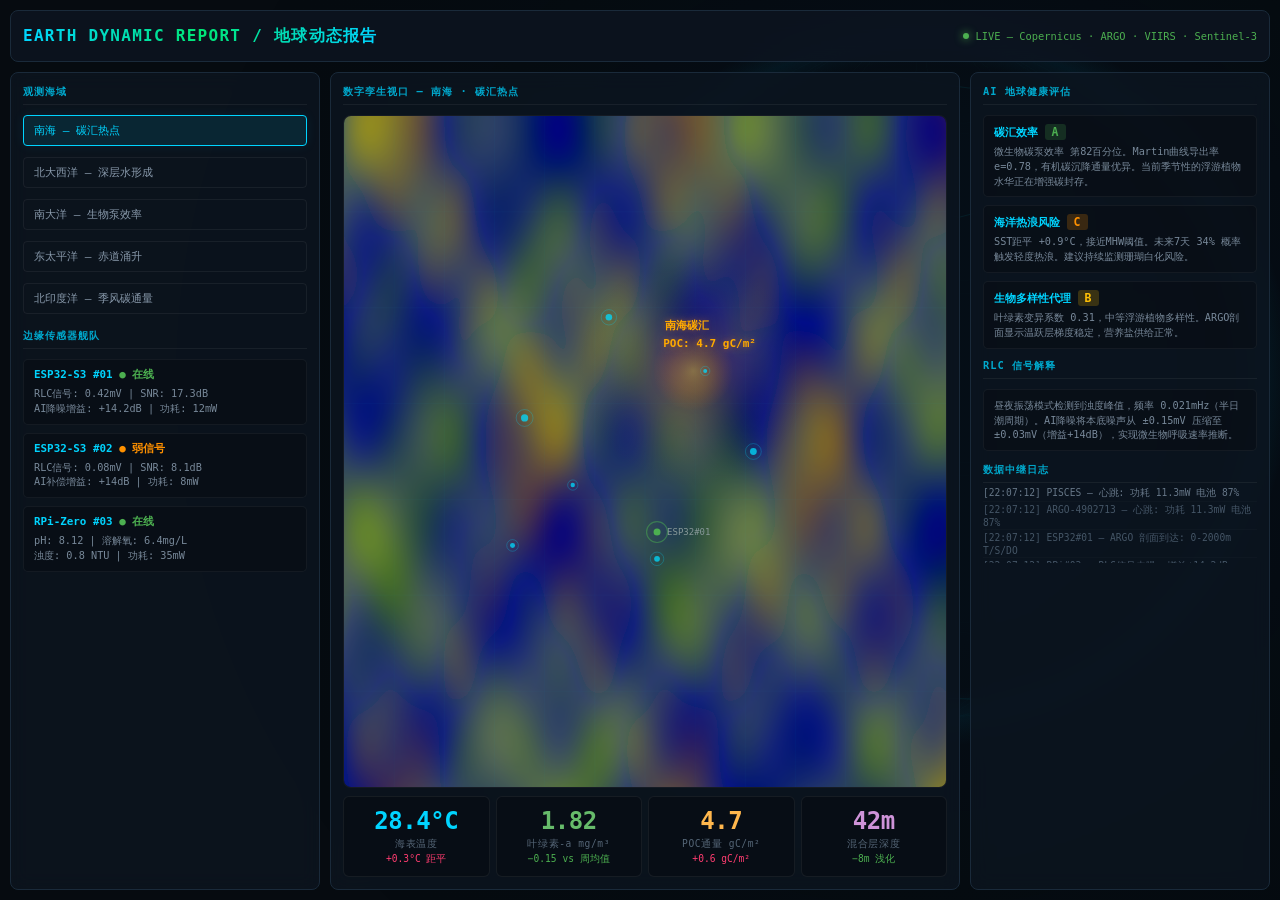
<file: index.html>
<!DOCTYPE html>
<html lang="zh-CN">
<head>
<meta charset="UTF-8">
<meta name="viewport" content="width=device-width, initial-scale=1.0">
<title>地球动态报告 — Earth Dynamic Report</title>
<style>
  :root {
    --bg: #060b10;
    --surface: #0d1520;
    --border: #1a2a3a;
    --accent: #00d4ff;
    --accent2: #00a8cc;
    --warn: #ff9100;
    --danger: #ff3d71;
    --text: #8899aa;
    --text-bright: #ccdde8;
  }
  * { margin:0; padding:0; box-sizing:border-box; }
  body {
    background: var(--bg);
    color: var(--text);
    font-family: 'SF Mono', 'Fira Code', 'Cascadia Code', 'Noto Sans SC', monospace;
    overflow: hidden;
    height: 100vh;
  }

  /* ---- Full-viewport Globe Background ---- */
  #globe-bg {
    position: fixed; top:0; left:0; z-index:0;
    width: 100vw; height: 100vh;
  }

  /* ---- Overlay Layout ---- */
  #app {
    position: relative; z-index: 1;
    display: grid;
    grid-template-columns: 310px 1fr 300px;
    grid-template-rows: 52px 1fr auto;
    gap: 10px;
    padding: 10px;
    height: 100vh;
    pointer-events: none;
  }
  #app > * { pointer-events: auto; }

  header {
    grid-column: 1/-1;
    display: flex; align-items: center; justify-content: space-between;
    padding: 0 12px;
    background: rgba(13,21,32,0.85);
    border: 1px solid var(--border);
    border-radius: 8px;
    backdrop-filter: blur(12px);
  }
  header h1 {
    font-size: 1rem; font-weight: 700; letter-spacing: 0.08em;
    background: linear-gradient(90deg, #00d4ff, #00e676, #00d4ff);
    -webkit-background-clip: text;
    -webkit-text-fill-color: transparent;
    background-clip: text;
  }
  header .live-badge {
    font-size: 0.65rem; color: #4caf50;
    display: flex; align-items: center; gap: 6px;
  }
  header .live-badge .dot {
    width: 6px; height: 6px; border-radius: 50%;
    background: #4caf50; box-shadow: 0 0 8px #4caf50;
    animation: pulse 1.8s infinite;
  }
  @keyframes pulse { 0%,100%{opacity:1;transform:scale(1)} 50%{opacity:0.4;transform:scale(1.6)} }

  .panel {
    background: rgba(13,21,32,0.82);
    border: 1px solid var(--border);
    border-radius: 8px;
    padding: 12px;
    backdrop-filter: blur(10px);
    overflow-y: auto;
    display: flex; flex-direction: column; gap: 8px;
  }
  .panel h3 {
    font-size: 0.65rem; letter-spacing: 0.1em;
    color: var(--accent2); margin-bottom: 2px;
    border-bottom: 1px solid rgba(255,255,255,0.06); padding-bottom: 5px;
    text-transform: uppercase;
  }

  #left-panel  { grid-row: 2/4; }
  #center-panel { grid-row: 2/4; min-height: 0; }
  #right-panel { grid-row: 2/4; }

  .region-btn {
    display: block; width: 100%; padding: 7px 10px; margin-bottom: 3px;
    background: transparent; border: 1px solid rgba(255,255,255,0.06); border-radius: 4px;
    color: var(--text); font-family: inherit; font-size: 0.7rem; cursor: pointer;
    transition: all 0.2s; text-align: left;
  }
  .region-btn:hover { border-color: rgba(0,212,255,0.4); color: var(--text-bright); background: rgba(0,212,255,0.04); }
  .region-btn.active { border-color: var(--accent); background: rgba(0,212,255,0.1); color: var(--accent); box-shadow: 0 0 12px rgba(0,212,255,0.08); }

  #map-container {
    flex: 1;
    border: 1px solid rgba(255,255,255,0.06);
    border-radius: 8px;
    position: relative; overflow: hidden;
    min-height: 280px;
    background: #060d16;
  }
  #map-canvas { width: 100%; height: 100%; display: block; }

  #metrics-row { display: grid; grid-template-columns: repeat(4,1fr); gap: 6px; }
  .metric-card {
    background: rgba(0,0,0,0.25); border: 1px solid rgba(255,255,255,0.06);
    border-radius: 6px; padding: 10px 8px; text-align: center;
    transition: border-color 0.3s;
  }
  .metric-card:hover { border-color: rgba(0,212,255,0.3); }
  .metric-card .value {
    font-size: 1.5rem; font-weight: 700; letter-spacing: -0.02em;
    transition: color 0.5s;
  }
  .metric-card .label { font-size: 0.6rem; color: #556677; margin-top: 3px; letter-spacing: 0.06em; }
  .metric-card .delta { font-size: 0.6rem; margin-top: 2px; }
  .delta.up { color: var(--danger); }
  .delta.down { color: #4caf50; }

  .report-card {
    background: rgba(0,0,0,0.2); border: 1px solid rgba(255,255,255,0.05);
    border-radius: 5px; padding: 8px 10px;
  }
  .report-card h4 { font-size: 0.68rem; color: var(--accent); margin-bottom: 4px; }
  .report-card p { font-size: 0.64rem; line-height: 1.45; color: #778899; }
  .grade { display: inline-block; padding: 1px 7px; border-radius: 3px; font-weight: 700; font-size: 0.72rem; }
  .grade.A { background: rgba(76,175,80,0.2); color: #4caf50; }
  .grade.B { background: rgba(255,193,7,0.2); color: #ffc107; }
  .grade.C { background: rgba(255,145,0,0.2); color: var(--warn); }

  #relay-log {
    font-size: 0.6rem; color: #445566; max-height: 100px; overflow-y: auto;
    margin-top: 4px;
  }
  #relay-log .line {
    padding: 1.5px 0; border-bottom: 1px solid rgba(255,255,255,0.015);
    transition: color 0.3s;
  }
  #relay-log .line:first-child { color: #667788; }

  /* scrollbar */
  ::-webkit-scrollbar { width: 4px; }
  ::-webkit-scrollbar-track { background: transparent; }
  ::-webkit-scrollbar-thumb { background: rgba(255,255,255,0.08); border-radius: 2px; }

  @media (max-width: 1100px) {
    #app { grid-template-columns: 1fr; grid-template-rows: auto; }
    #left-panel,#center-panel,#right-panel { grid-row: auto; }
    #metrics-row { grid-template-columns: repeat(2,1fr); }
  }
</style>
</head>
<body>

<canvas id="globe-bg"></canvas>

<div id="app">
  <header>
    <h1>EARTH DYNAMIC REPORT / 地球动态报告</h1>
    <span class="live-badge"><span class="dot"></span> LIVE — Copernicus · ARGO · VIIRS · Sentinel-3</span>
  </header>

  <div class="panel" id="left-panel">
    <h3>观测海域</h3>
    <button class="region-btn active" data-region="scs">南海 — 碳汇热点</button>
    <button class="region-btn" data-region="na">北大西洋 — 深层水形成</button>
    <button class="region-btn" data-region="so">南大洋 — 生物泵效率</button>
    <button class="region-btn" data-region="ep">东太平洋 — 赤道涌升</button>
    <button class="region-btn" data-region="io">北印度洋 — 季风碳通量</button>

    <h3 style="margin-top:4px;">边缘传感器舰队</h3>
    <div class="report-card">
      <h4>ESP32-S3 #01 <span style="color:#4caf50">● 在线</span></h4>
      <p>RLC信号: 0.42mV | SNR: <span id="snr1">17.3</span>dB<br>AI降噪增益: +14.2dB | 功耗: 12mW</p>
    </div>
    <div class="report-card">
      <h4>ESP32-S3 #02 <span style="color:#ff9100">● 弱信号</span></h4>
      <p>RLC信号: 0.08mV | SNR: <span id="snr2">8.1</span>dB<br>AI补偿增益: +14dB | 功耗: 8mW</p>
    </div>
    <div class="report-card">
      <h4>RPi-Zero #03 <span style="color:#4caf50">● 在线</span></h4>
      <p>pH: 8.12 | 溶解氧: <span id="do3">6.4</span>mg/L<br>浊度: 0.8 NTU | 功耗: 35mW</p>
    </div>
  </div>

  <div class="panel" id="center-panel">
    <h3 id="viewport-title">数字孪生视口 — 南海 · 碳汇热点</h3>
    <div id="map-container">
      <canvas id="map-canvas"></canvas>
    </div>

    <div id="metrics-row">
      <div class="metric-card">
        <div class="value" style="color:var(--accent)" id="metric-sst">28.4°C</div>
        <div class="label">海表温度</div>
        <div class="delta up">+0.3°C 距平</div>
      </div>
      <div class="metric-card">
        <div class="value" style="color:#66bb6a" id="metric-chl">1.82</div>
        <div class="label">叶绿素-a mg/m³</div>
        <div class="delta down">−0.15 vs 周均值</div>
      </div>
      <div class="metric-card">
        <div class="value" style="color:#ffb74d" id="metric-poc">4.7</div>
        <div class="label">POC通量 gC/m²</div>
        <div class="delta up">+0.6 gC/m²</div>
      </div>
      <div class="metric-card">
        <div class="value" style="color:#ce93d8" id="metric-mld">42m</div>
        <div class="label">混合层深度</div>
        <div class="delta down">−8m 浅化</div>
      </div>
    </div>
  </div>

  <div class="panel" id="right-panel">
    <h3>AI 地球健康评估</h3>
    <div class="report-card">
      <h4>碳汇效率 <span class="grade A">A</span></h4>
      <p id="report-carbon">微生物碳泵效率 第82百分位。Martin曲线导出率 e=0.78，有机碳沉降通量优异。当前季节性的浮游植物水华正在增强碳封存。</p>
    </div>
    <div class="report-card">
      <h4>海洋热浪风险 <span class="grade C">C</span></h4>
      <p id="report-heat">SST距平 +0.9°C，接近MHW阈值。未来7天 34% 概率触发轻度热浪。建议持续监测珊瑚白化风险。</p>
    </div>
    <div class="report-card">
      <h4>生物多样性代理 <span class="grade B">B</span></h4>
      <p id="report-bio">叶绿素变异系数 0.31，中等浮游植物多样性。ARGO剖面显示温跃层梯度稳定，营养盐供给正常。</p>
    </div>

    <h3 style="margin-top:2px;">RLC 信号解释</h3>
    <div class="report-card">
      <p id="report-rlc">昼夜振荡模式检测到浊度峰值，频率 0.021mHz（半日潮周期）。AI降噪将本底噪声从 ±0.15mV 压缩至 ±0.03mV（增益+14dB），实现微生物呼吸速率推断。</p>
    </div>

    <div id="relay-log">
      <h3>数据中继日志</h3>
      <div id="relay-lines"></div>
    </div>
  </div>
</div>

<script>
// ============================================================
//  GLOBE BACKGROUND — 3D wireframe earth with atmosphere
// ============================================================
const bgC = document.getElementById('globe-bg');
const bgX = bgC.getContext('2d');
let W, H;

function resize() { W = bgC.width = window.innerWidth; H = bgC.height = window.innerHeight; }
resize();
window.addEventListener('resize', () => { resize(); });

// Pre-compute continent outline data (simplified lat/lon coords)
// Each entry: [lon, lat] scaled to globe projection
const continents = [];
(function buildContinents() {
  // Simplified coastline paths — coarse approximation for wireframe look
  const paths = [
    // North America rough outline
    [[-130,55],[-125,48],[-122,42],[-118,34],[-105,30],[-97,28],[-90,30],[-82,35],[-75,40],[-67,44],[-60,47],[-55,50],[-60,55],[-70,60],[-80,62],[-90,60],[-105,58],[-120,58],[-130,55]],
    // South America
    [[-80,10],[-75,5],[-70,0],[-65,-5],[-60,-10],[-55,-20],[-50,-25],[-45,-20],[-40,-10],[-35,-5],[-40,0],[-50,5],[-60,8],[-70,10],[-80,10]],
    // Europe
    [[-10,36],[0,38],[5,44],[8,48],[12,46],[18,42],[22,40],[20,38],[15,36],[5,36],[-5,36],[-10,36]],
    // Africa
    [[-15,15],[-5,5],[5,0],[15,0],[25,0],[35,5],[40,10],[35,20],[30,30],[20,35],[10,37],[0,35],[-10,30],[-15,25],[-17,20],[-15,15]],
    // Asia
    [[40,35],[50,35],[60,35],[70,30],[80,25],[90,20],[100,15],[110,20],[120,25],[130,35],[140,40],[145,45],[140,50],[125,55],[110,55],[100,55],[90,55],[80,55],[70,55],[60,50],[50,42],[40,38],[40,35]],
    // Australia
    [[115,-20],[120,-15],[130,-12],[140,-15],[145,-20],[150,-25],[145,-35],[140,-38],[135,-35],[125,-30],[118,-25],[115,-20]],
    // East Asia / China coast detail
    [[105,20],[110,20],[115,22],[118,25],[120,28],[122,30],[122,32],[120,36],[118,38],[115,40],[110,38],[108,35],[107,30],[105,25],[105,20]],
    // Japan
    [[130,31],[132,34],[135,36],[138,37],[140,38],[142,41],[144,43],[145,42],[143,38],[140,35],[138,33],[135,31],[132,30],[130,31]],
    // SE Asia / Indonesia
    [[95,5],[100,3],[105,0],[110,-2],[115,-5],[120,-7],[125,-8],[130,-5],[127,0],[120,2],[110,3],[100,5],[95,5]],
    // India
    [[72,15],[75,20],[78,25],[80,28],[85,28],[88,25],[90,22],[88,15],[85,10],[80,8],[77,10],[74,12],[72,15]],
    // Antarctica hint
    [[-180,-68],[-120,-70],[-60,-68],[0,-70],[60,-68],[120,-70],[180,-68]],
  ];
  for (const path of paths) {
    const projected = path.map(([lon, lat]) => {
      const phi = (90 - lat) * Math.PI / 180;
      const theta = (lon + 180) * Math.PI / 180;
      return { phi, theta };
    });
    continents.push(projected);
  }
})();

// Ocean current flow field (simplified vector field)
const currents = [];
for (let i = 0; i < 60; i++) {
  currents.push({
    lat: Math.random() * 160 - 80,
    lon: Math.random() * 340 - 170,
    phase: Math.random() * Math.PI * 2,
    speed: Math.random() * 0.6 + 0.2,
  });
}

let globeRot = 0;

function project(lon, lat, cx, cy, r) {
  const phi = (90 - lat) * Math.PI / 180;
  const theta = (lon + globeRot) * Math.PI / 180;
  const x = cx + r * Math.sin(phi) * Math.cos(theta);
  const y = cy - r * Math.cos(phi);
  const z = r * Math.sin(phi) * Math.sin(theta);
  return { x, y, z };
}

function drawGlobe() {
  bgX.clearRect(0, 0, W, H);

  const cx = W * 0.72, cy = H * 0.42;
  const r = Math.min(W, H) * 0.38;

  // Deep space glow
  const spaceGrad = bgX.createRadialGradient(cx, cy, r*0.7, cx, cy, r*2.2);
  spaceGrad.addColorStop(0, 'rgba(0,30,60,0.15)');
  spaceGrad.addColorStop(1, 'rgba(0,0,0,0)');
  bgX.fillStyle = spaceGrad;
  bgX.beginPath(); bgX.arc(cx, cy, r*2.2, 0, Math.PI*2); bgX.fill();

  // Atmosphere halo
  const atmo = bgX.createRadialGradient(cx, cy, r*0.92, cx, cy, r*1.08);
  atmo.addColorStop(0, 'rgba(0,180,240,0)');
  atmo.addColorStop(0.5, 'rgba(0,180,240,0.06)');
  atmo.addColorStop(1, 'rgba(0,180,240,0)');
  bgX.fillStyle = atmo;
  bgX.beginPath(); bgX.arc(cx, cy, r*1.08, 0, Math.PI*2); bgX.fill();

  // Continents
  bgX.strokeStyle = 'rgba(0,200,220,0.14)';
  bgX.lineWidth = 0.6;
  bgX.shadowColor = 'rgba(0,200,220,0.15)';
  bgX.shadowBlur = 3;

  for (const path of continents) {
    bgX.beginPath();
    let first = true;
    for (const { phi, theta } of path) {
      const x = cx + r * Math.sin(phi) * Math.cos(theta);
      const y = cy - r * Math.cos(phi);
      const z = r * Math.sin(phi) * Math.sin(theta);
      if (z < -0.05) { first = true; continue; } // back-face cull
      if (first) { bgX.moveTo(x, y); first = false; }
      else bgX.lineTo(x, y);
    }
    bgX.stroke();
  }
  bgX.shadowBlur = 0;

  // Ocean current streamlines
  for (const c of currents) {
    const p = project(c.lon, c.lat, cx, cy, r);
    if (p.z < 0) continue;
    const alpha = 0.08 + 0.06 * Math.sin(Date.now()/3000 + c.phase);
    bgX.strokeStyle = `rgba(0,220,255,${alpha})`;
    bgX.lineWidth = 0.4;
    bgX.beginPath();
    bgX.moveTo(p.x, p.y);
    const nx = p.x + Math.cos(c.phase + Date.now()/5000) * c.speed * 15;
    const ny = p.y + Math.sin(c.phase + Date.now()/5000) * c.speed * 15;
    bgX.lineTo(nx, ny);
    bgX.stroke();
  }

  // Grid lines
  bgX.strokeStyle = 'rgba(0,180,210,0.035)';
  bgX.lineWidth = 0.3;
  for (let lat = -60; lat <= 60; lat += 30) {
    const phi = (90 - lat) * Math.PI / 180;
    const yr = r * Math.sin(phi);
    const y = cy - r * Math.cos(phi);
    if (yr < 2) continue;
    bgX.beginPath();
    bgX.ellipse(cx, y, yr, yr * 0.25, 0, 0, Math.PI * 2);
    bgX.stroke();
  }
  for (let lon = 0; lon < 360; lon += 30) {
    const theta = (lon + globeRot) * Math.PI / 180;
    const ex = r * Math.abs(Math.cos(theta));
    bgX.beginPath();
    bgX.ellipse(cx, cy, ex * 0.85, r, 0, 0, Math.PI * 2);
    bgX.stroke();
  }

  // Orbital particles
  const now = Date.now() / 1000;
  for (let i = 0; i < 40; i++) {
    const lat = 30 * Math.sin(i * 1.7 + now * 0.08);
    const lon = i * 9 + now * 4;
    const p = project(lon, lat, cx, cy, r);
    if (p.z < 0) continue;
    const alpha = 0.12 + 0.08 * Math.sin(i + now * 0.5);
    bgX.fillStyle = `rgba(0,220,255,${alpha})`;
    bgX.beginPath();
    bgX.arc(p.x, p.y, 1.2, 0, Math.PI * 2);
    bgX.fill();
  }

  globeRot += 0.06;
  requestAnimationFrame(drawGlobe);
}
drawGlobe();

// ============================================================
//  MAP VIEWPORT — dynamic ocean color + carbon hotspot
// ============================================================
const mapC = document.getElementById('map-canvas');
const mapX = mapC.getContext('2d');
let simTime = 0, activeRegion = 'scs';

function resizeMap() {
  const box = document.getElementById('map-container');
  mapC.width = box.clientWidth;
  mapC.height = box.clientHeight;
}
resizeMap();
window.addEventListener('resize', resizeMap);

const hotspots = {
  scs: { hx: 0.58, hy: 0.38, label: '南海碳汇', poc: 'POC: 4.7 gC/m²' },
  na:  { hx: 0.32, hy: 0.28, label: '北大西洋深层', poc: 'POC: 3.8 gC/m²' },
  so:  { hx: 0.50, hy: 0.72, label: '南大洋涌升', poc: 'POC: 5.2 gC/m²' },
  ep:  { hx: 0.22, hy: 0.52, label: '赤道涌升', poc: 'POC: 3.1 gC/m²' },
  io:  { hx: 0.62, hy: 0.46, label: '季风碳通量', poc: 'POC: 4.1 gC/m²' },
};

function drawMap() {
  const w = mapC.width, h = mapC.height;
  mapX.clearRect(0, 0, w, h);

  // Dynamic ocean background
  const imageData = mapX.createImageData(w, h);
  for (let y = 0; y < h; y++) {
    for (let x = 0; x < w; x++) {
      const i = (y * w + x) * 4;
      const nx = x / w * 5, ny = y / h * 3;

      // Multi-octave noise for realistic ocean patterns
      const sst = 24 + 8 * Math.sin(nx*2.7 + simTime*0.3) * Math.cos(ny*1.8 + simTime*0.25)
                + 4 * Math.sin(nx*5.3 - simTime*0.5) * Math.cos(ny*4.1 + simTime*0.4)
                + 2 * Math.sin(nx*11 + simTime*0.7) * Math.cos(ny*9 - simTime*0.6);
      const chl = 0.2 + 2.5 * (0.5 + 0.5 * Math.sin(nx*1.9 + simTime*0.2 + 1.3)
                * Math.cos(ny*3.3 - simTime*0.3))
                + 0.8 * Math.sin(nx*6 + simTime*0.35) * Math.cos(ny*7 - simTime*0.45);

      const t = (sst - 24) / 8;
      const rr = Math.max(0, Math.min(255, (t > 0.2 ? t * 50 : 0) + chl * 35));
      const gg = Math.max(0, Math.min(255, 15 + chl * 38 + Math.abs(t) * 18));
      const bb = Math.max(0, Math.min(255, 60 + (1 - Math.abs(t)) * 45 + (1 - chl/2.5) * 55));
      imageData.data[i] = rr;
      imageData.data[i+1] = gg;
      imageData.data[i+2] = bb;
      imageData.data[i+3] = 210;
    }
  }
  mapX.putImageData(imageData, 0, 0);

  // Grid overlay
  mapX.strokeStyle = 'rgba(0,200,230,0.05)';
  mapX.lineWidth = 0.5;
  for (let i = 1; i < 12; i++) { mapX.beginPath(); mapX.moveTo(w*(i/12), 0); mapX.lineTo(w*(i/12), h); mapX.stroke(); }
  for (let i = 1; i < 7; i++)  { mapX.beginPath(); mapX.moveTo(0, h*(i/7)); mapX.lineTo(w, h*(i/7)); mapX.stroke(); }

  // Carbon hotspot glow
  const hs = hotspots[activeRegion];
  const hx = w * hs.hx, hy = h * hs.hy;
  const hr = 35 + 10 * Math.sin(simTime * 0.7);

  // Outer glow
  const glow1 = mapX.createRadialGradient(hx, hy, hr*0.5, hx, hy, hr*3);
  glow1.addColorStop(0, 'rgba(255,140,0,0.22)');
  glow1.addColorStop(0.5, 'rgba(255,100,0,0.06)');
  glow1.addColorStop(1, 'rgba(0,0,0,0)');
  mapX.fillStyle = glow1;
  mapX.beginPath(); mapX.arc(hx, hy, hr*3, 0, Math.PI*2); mapX.fill();

  // Inner hot core
  const glow2 = mapX.createRadialGradient(hx, hy, 0, hx, hy, hr);
  glow2.addColorStop(0, 'rgba(255,200,60,0.35)');
  glow2.addColorStop(1, 'rgba(255,100,0,0)');
  mapX.fillStyle = glow2;
  mapX.beginPath(); mapX.arc(hx, hy, hr, 0, Math.PI*2); mapX.fill();

  // Hotspot label
  mapX.fillStyle = '#ffaa00';
  mapX.font = 'bold 11px "SF Mono","Noto Sans SC",monospace';
  mapX.shadowColor = 'rgba(255,140,0,0.5)';
  mapX.shadowBlur = 6;
  mapX.fillText(hs.label, hx - 28, hy - 42);
  mapX.fillText(hs.poc, hx - 30, hy - 24);
  mapX.shadowBlur = 0;

  // ARGO float markers with pulse
  const floatPositions = [
    [0.30,0.45],[0.44,0.30],[0.68,0.50],[0.52,0.66],[0.28,0.64],[0.60,0.38],[0.38,0.55]
  ];
  for (const [fx, fy] of floatPositions) {
    const pulse = 1 + 0.35 * Math.sin(simTime * 3.5 + fx * 10 + fy * 7);
    mapX.fillStyle = 'rgba(0,220,255,0.75)';
    mapX.beginPath(); mapX.arc(w*fx, h*fy, 3*pulse, 0, Math.PI*2); mapX.fill();
    mapX.strokeStyle = 'rgba(0,220,255,0.25)';
    mapX.lineWidth = 1;
    mapX.beginPath(); mapX.arc(w*fx, h*fy, 7*pulse, 0, Math.PI*2); mapX.stroke();
  }

  // Edge device marker
  const ex = w * 0.52, ey = h * 0.62;
  const epulse = 1 + 0.4 * Math.sin(simTime * 4);
  mapX.strokeStyle = 'rgba(76,175,80,0.5)';
  mapX.lineWidth = 1.2;
  mapX.beginPath(); mapX.arc(ex, ey, 10*epulse, 0, Math.PI*2); mapX.stroke();
  mapX.fillStyle = '#4caf50';
  mapX.beginPath(); mapX.arc(ex, ey, 3.5, 0, Math.PI*2); mapX.fill();
  mapX.fillStyle = '#889999';
  mapX.font = '9px monospace';
  mapX.fillText('ESP32#01', ex + 10, ey + 3);

  simTime += 0.018;
  requestAnimationFrame(drawMap);
}
drawMap();

// ============================================================
//  LIVE METRICS
// ============================================================
function updateMetrics() {
  const t = Date.now() / 1000;
  document.getElementById('metric-sst').textContent = (28.4 + 0.2*Math.sin(t*0.12) + 0.06*Math.sin(t*0.41)).toFixed(1) + '°C';
  document.getElementById('metric-chl').textContent = (1.82 + 0.1*Math.sin(t*0.15+1) + 0.04*Math.sin(t*0.38)).toFixed(2);
  document.getElementById('metric-poc').textContent = (4.7 + 0.25*Math.sin(t*0.1+2) + 0.1*Math.sin(t*0.33)).toFixed(1);
  document.getElementById('metric-mld').textContent = Math.round(42 + 5*Math.sin(t*0.09+0.5) + 2.5*Math.sin(t*0.27)) + 'm';
  document.getElementById('snr1').textContent = (17.3 + 0.5*Math.sin(t*0.2)).toFixed(1);
  document.getElementById('snr2').textContent = (8.1 + 0.3*Math.sin(t*0.25+1)).toFixed(1);
  document.getElementById('do3').textContent = (6.4 + 0.2*Math.sin(t*0.18)).toFixed(1);
}
setInterval(updateMetrics, 2000);

// ============================================================
//  RELAY LOG
// ============================================================
const relayLines = document.getElementById('relay-lines');
const sources = ['Copernicus-GLO','ARGO-4902713','PISCES','VIIRS-SNPP','Sentinel-3A','ESP32#01','ESP32#02','RPi#03'];
const msgs = [
  'SST L4 融合产品已更新 14N-22N/110E-120E',
  'ARGO 剖面到达: 0-2000m T/S/DO',
  'Martin曲线重拟合: e=0.78 R²=0.94',
  'Chl-a Level-3 日拼接完成',
  'OLCI L2 处理完成',
  'RLC信号去噪: 增益+14.2dB',
  '心跳: 功耗 11.3mW 电池 87%',
  'pH传感器校准完成',
];

function addLine() {
  const src = sources[Math.floor(Math.random()*sources.length)];
  const msg = msgs[Math.floor(Math.random()*msgs.length)];
  const ts = new Date().toISOString().substring(11,19);
  const div = document.createElement('div');
  div.className = 'line';
  div.textContent = `[${ts}] ${src} — ${msg}`;
  relayLines.prepend(div);
  if (relayLines.children.length > 10) relayLines.lastChild.remove();
}
setInterval(addLine, 2800);
for (let i = 0; i < 8; i++) addLine();

// ============================================================
//  REGION SWITCHING
// ============================================================
const regionNames = {
  scs: '南海 · 碳汇热点',
  na:  '北大西洋 · 深层水形成',
  so:  '南大洋 · 生物泵效率',
  ep:  '东太平洋 · 赤道涌升',
  io:  '北印度洋 · 季风碳通量',
};
document.querySelectorAll('.region-btn').forEach(btn => {
  btn.addEventListener('click', () => {
    document.querySelectorAll('.region-btn').forEach(b => b.classList.remove('active'));
    btn.classList.add('active');
    activeRegion = btn.dataset.region;
    document.getElementById('viewport-title').textContent = '数字孪生视口 — ' + regionNames[activeRegion];
    simTime += 5;
  });
});
</script>
</body>
</html>
</file>
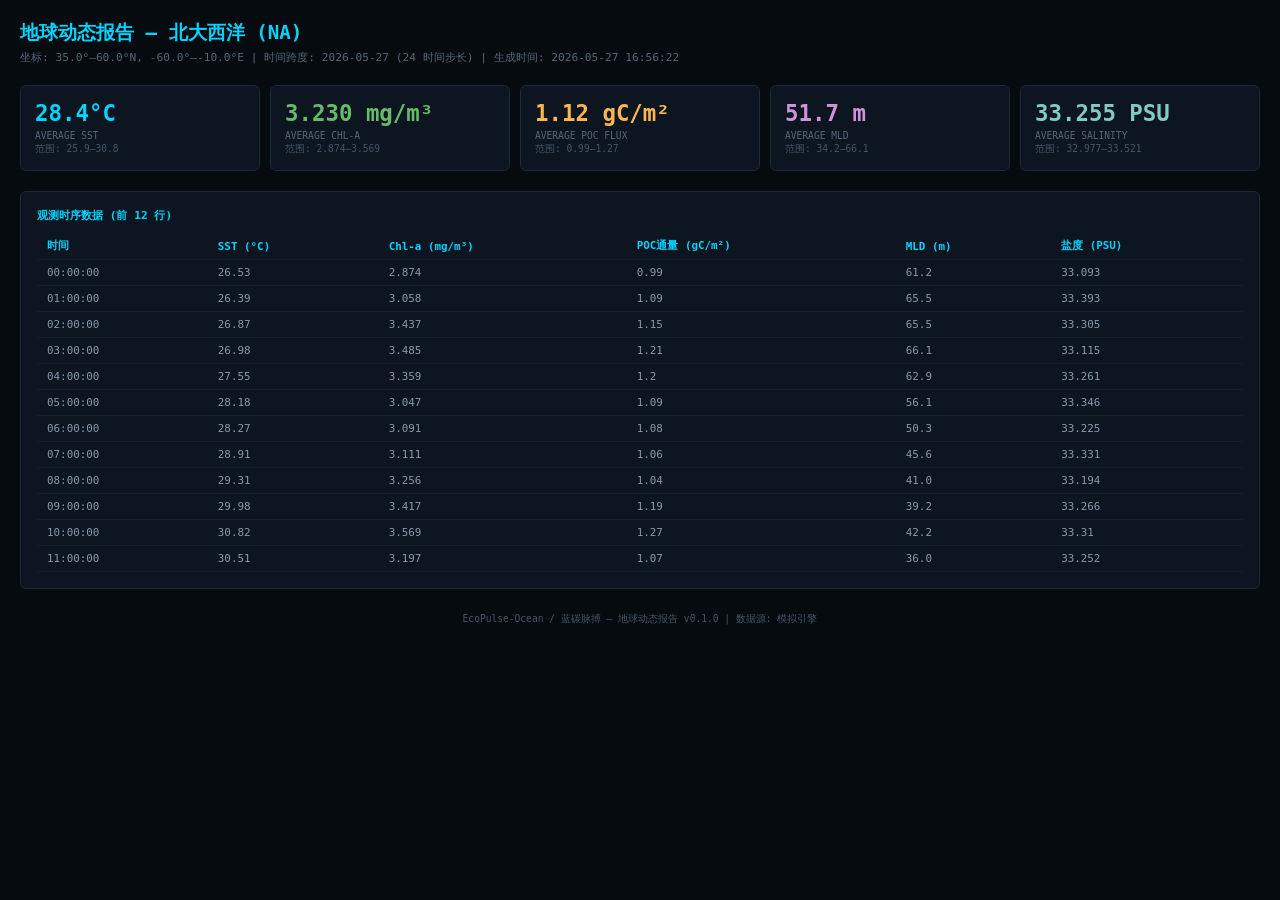
<file: reports/report_na_24h.html>
<!DOCTYPE html>
<html lang="zh-CN">
<head>
<meta charset="UTF-8">
<meta name="viewport" content="width=device-width, initial-scale=1.0">
<title>地球动态报告 — 北大西洋</title>
<style>
  :root {
    --bg: #060b10; --surface: #0d1520; --border: #1a2a3a;
    --accent: #00d4ff; --warn: #ff9100; --danger: #ff3d71;
    --text: #8899aa; --text-bright: #ccdde8;
  }
  * { margin:0; padding:0; box-sizing:border-box; }
  body { background:var(--bg); color:var(--text); font-family:monospace; padding:20px; }
  h1 { color:var(--accent); font-size:1.2rem; margin-bottom:4px; }
  .subtitle { color:#556677; font-size:0.7rem; margin-bottom:20px; }

  .stats-grid { display:grid; grid-template-columns:repeat(auto-fit,minmax(180px,1fr)); gap:10px; margin-bottom:20px; }
  .stat-card {
    background:var(--surface); border:1px solid var(--border); border-radius:6px; padding:14px;
  }
  .stat-card .value { font-size:1.4rem; font-weight:700; }
  .stat-card .label { font-size:0.6rem; color:#556677; margin-top:4px; text-transform:uppercase; }
  .stat-card .range { font-size:0.6rem; color:#445566; margin-top:2px; }

  .chart { background:var(--surface); border:1px solid var(--border); border-radius:6px; padding:16px; margin-bottom:16px; }
  .chart h3 { font-size:0.7rem; color:var(--accent); margin-bottom:10px; }

  table { width:100%; border-collapse:collapse; font-size:0.68rem; }
  th, td { padding:6px 10px; text-align:left; border-bottom:1px solid rgba(255,255,255,0.04); }
  th { color:var(--accent); font-weight:600; }
  tr:hover td { background:rgba(255,255,255,0.02); }

  .footer { font-size:0.6rem; color:#445566; margin-top:24px; text-align:center; }
</style>
</head>
<body>
<h1>地球动态报告 — 北大西洋 (NA)</h1>
<div class="subtitle">
  坐标: 35.0°–60.0°N, -60.0°–-10.0°E |
  时间跨度: 2026-05-27 (24 时间步长) |
  生成时间: 2026-05-27 16:56:22
</div>

<div class="stats-grid">
  
  <div class="stat-card">
    <div class="value" style="color:#00d4ff">28.4°C</div>
    <div class="label">Average SST</div>
    <div class="range">范围: 25.9–30.8</div>
  </div>
  
  <div class="stat-card">
    <div class="value" style="color:#66bb6a">3.230 mg/m³</div>
    <div class="label">Average Chl-a</div>
    <div class="range">范围: 2.874–3.569</div>
  </div>
  
  <div class="stat-card">
    <div class="value" style="color:#ffb74d">1.12 gC/m²</div>
    <div class="label">Average POC Flux</div>
    <div class="range">范围: 0.99–1.27</div>
  </div>
  
  <div class="stat-card">
    <div class="value" style="color:#ce93d8">51.7 m</div>
    <div class="label">Average MLD</div>
    <div class="range">范围: 34.2–66.1</div>
  </div>
  
  <div class="stat-card">
    <div class="value" style="color:#80cbc4">33.255 PSU</div>
    <div class="label">Average Salinity</div>
    <div class="range">范围: 32.977–33.521</div>
  </div>
  
</div>

<div class="chart">
  <h3>观测时序数据 (前 12 行)</h3>
  <table>
    <thead>
      <tr><th>时间</th><th>SST (°C)</th><th>Chl-a (mg/m³)</th><th>POC通量 (gC/m²)</th><th>MLD (m)</th><th>盐度 (PSU)</th></tr>
    </thead>
    <tbody>
      
      <tr>
        <td>00:00:00</td>
        <td>26.53</td>
        <td>2.874</td>
        <td>0.99</td>
        <td>61.2</td>
        <td>33.093</td>
      </tr>
      
      <tr>
        <td>01:00:00</td>
        <td>26.39</td>
        <td>3.058</td>
        <td>1.09</td>
        <td>65.5</td>
        <td>33.393</td>
      </tr>
      
      <tr>
        <td>02:00:00</td>
        <td>26.87</td>
        <td>3.437</td>
        <td>1.15</td>
        <td>65.5</td>
        <td>33.305</td>
      </tr>
      
      <tr>
        <td>03:00:00</td>
        <td>26.98</td>
        <td>3.485</td>
        <td>1.21</td>
        <td>66.1</td>
        <td>33.115</td>
      </tr>
      
      <tr>
        <td>04:00:00</td>
        <td>27.55</td>
        <td>3.359</td>
        <td>1.2</td>
        <td>62.9</td>
        <td>33.261</td>
      </tr>
      
      <tr>
        <td>05:00:00</td>
        <td>28.18</td>
        <td>3.047</td>
        <td>1.09</td>
        <td>56.1</td>
        <td>33.346</td>
      </tr>
      
      <tr>
        <td>06:00:00</td>
        <td>28.27</td>
        <td>3.091</td>
        <td>1.08</td>
        <td>50.3</td>
        <td>33.225</td>
      </tr>
      
      <tr>
        <td>07:00:00</td>
        <td>28.91</td>
        <td>3.111</td>
        <td>1.06</td>
        <td>45.6</td>
        <td>33.331</td>
      </tr>
      
      <tr>
        <td>08:00:00</td>
        <td>29.31</td>
        <td>3.256</td>
        <td>1.04</td>
        <td>41.0</td>
        <td>33.194</td>
      </tr>
      
      <tr>
        <td>09:00:00</td>
        <td>29.98</td>
        <td>3.417</td>
        <td>1.19</td>
        <td>39.2</td>
        <td>33.266</td>
      </tr>
      
      <tr>
        <td>10:00:00</td>
        <td>30.82</td>
        <td>3.569</td>
        <td>1.27</td>
        <td>42.2</td>
        <td>33.31</td>
      </tr>
      
      <tr>
        <td>11:00:00</td>
        <td>30.51</td>
        <td>3.197</td>
        <td>1.07</td>
        <td>36.0</td>
        <td>33.252</td>
      </tr>
      
    </tbody>
  </table>
</div>

<div class="footer">
  EcoPulse-Ocean / 蓝碳脉搏 — 地球动态报告 v0.1.0 | 数据源: 模拟引擎
</div>
</body>
</html>
</file>
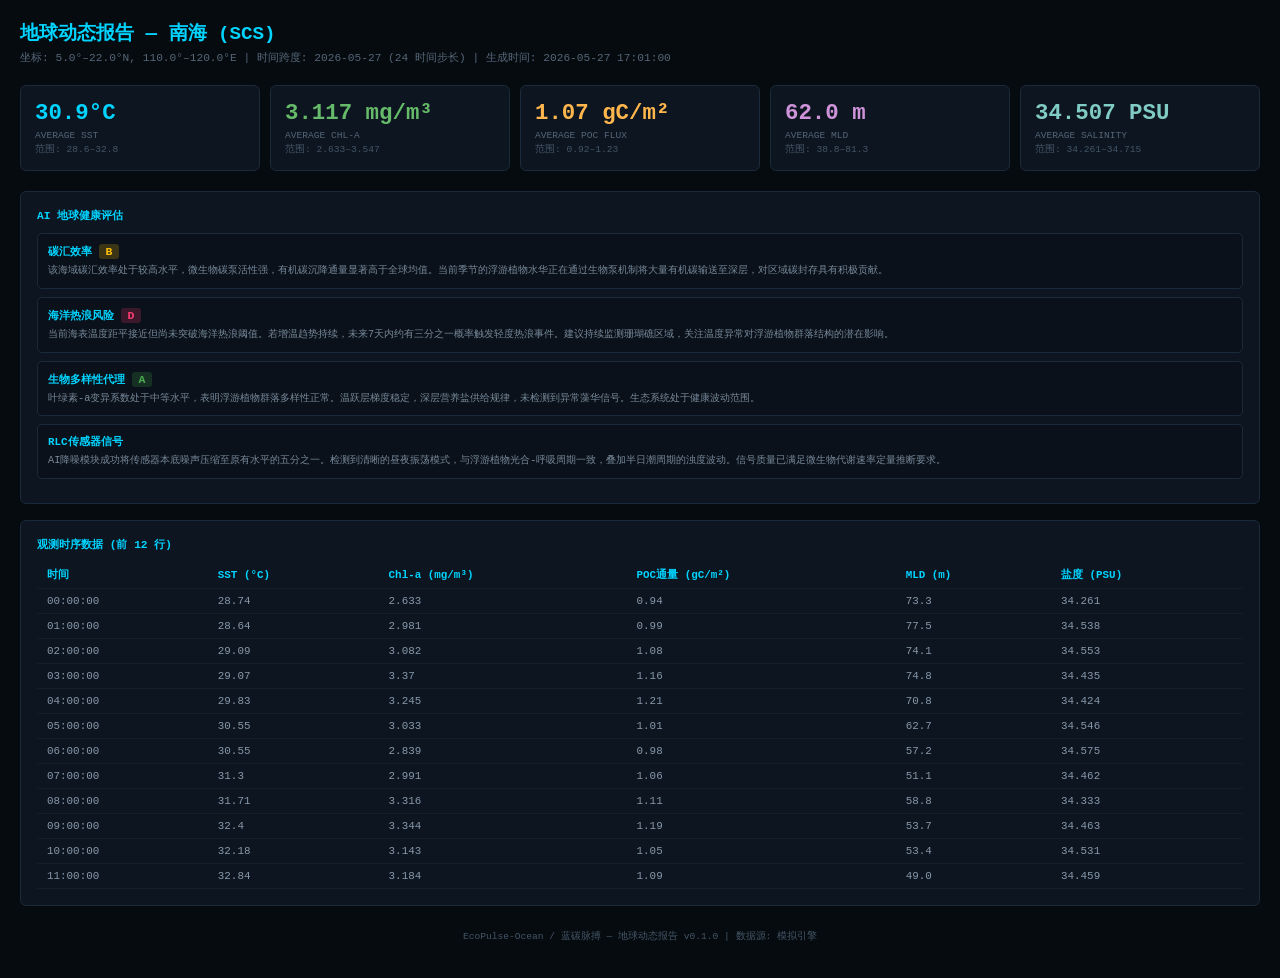
<file: reports/report_scs_24h.html>
<!DOCTYPE html>
<html lang="zh-CN">
<head>
<meta charset="UTF-8">
<meta name="viewport" content="width=device-width, initial-scale=1.0">
<title>地球动态报告 — 南海</title>
<style>
  :root {
    --bg: #060b10; --surface: #0d1520; --border: #1a2a3a;
    --accent: #00d4ff; --warn: #ff9100; --danger: #ff3d71;
    --text: #8899aa; --text-bright: #ccdde8;
  }
  * { margin:0; padding:0; box-sizing:border-box; }
  body { background:var(--bg); color:var(--text); font-family:monospace; padding:20px; }
  h1 { color:var(--accent); font-size:1.2rem; margin-bottom:4px; }
  .subtitle { color:#556677; font-size:0.7rem; margin-bottom:20px; }

  .stats-grid { display:grid; grid-template-columns:repeat(auto-fit,minmax(180px,1fr)); gap:10px; margin-bottom:20px; }
  .stat-card {
    background:var(--surface); border:1px solid var(--border); border-radius:6px; padding:14px;
  }
  .stat-card .value { font-size:1.4rem; font-weight:700; }
  .stat-card .label { font-size:0.6rem; color:#556677; margin-top:4px; text-transform:uppercase; }
  .stat-card .range { font-size:0.6rem; color:#445566; margin-top:2px; }

  .chart { background:var(--surface); border:1px solid var(--border); border-radius:6px; padding:16px; margin-bottom:16px; }
  .chart h3 { font-size:0.7rem; color:var(--accent); margin-bottom:10px; }

  table { width:100%; border-collapse:collapse; font-size:0.68rem; }
  th, td { padding:6px 10px; text-align:left; border-bottom:1px solid rgba(255,255,255,0.04); }
  th { color:var(--accent); font-weight:600; }
  tr:hover td { background:rgba(255,255,255,0.02); }

  .footer { font-size:0.6rem; color:#445566; margin-top:24px; text-align:center; }
</style>
</head>
<body>
<h1>地球动态报告 — 南海 (SCS)</h1>
<div class="subtitle">
  坐标: 5.0°–22.0°N, 110.0°–120.0°E |
  时间跨度: 2026-05-27 (24 时间步长) |
  生成时间: 2026-05-27 17:01:00
</div>

<div class="stats-grid">
  
  <div class="stat-card">
    <div class="value" style="color:#00d4ff">30.9°C</div>
    <div class="label">Average SST</div>
    <div class="range">范围: 28.6–32.8</div>
  </div>
  
  <div class="stat-card">
    <div class="value" style="color:#66bb6a">3.117 mg/m³</div>
    <div class="label">Average Chl-a</div>
    <div class="range">范围: 2.633–3.547</div>
  </div>
  
  <div class="stat-card">
    <div class="value" style="color:#ffb74d">1.07 gC/m²</div>
    <div class="label">Average POC Flux</div>
    <div class="range">范围: 0.92–1.23</div>
  </div>
  
  <div class="stat-card">
    <div class="value" style="color:#ce93d8">62.0 m</div>
    <div class="label">Average MLD</div>
    <div class="range">范围: 38.8–81.3</div>
  </div>
  
  <div class="stat-card">
    <div class="value" style="color:#80cbc4">34.507 PSU</div>
    <div class="label">Average Salinity</div>
    <div class="range">范围: 34.261–34.715</div>
  </div>
  
</div>

<div class="chart">
  <h3>AI 地球健康评估</h3>
  
  <div style="background:rgba(0,0,0,0.2); border:1px solid var(--border); border-radius:5px; padding:10px; margin-bottom:8px;">
    <h4 style="font-size:0.68rem; color:var(--accent); margin-bottom:4px;">
      碳汇效率
      
      <span style="display:inline-block; padding:1px 7px; border-radius:3px; font-weight:700; font-size:0.72rem;
        background:rgba(255,193,7,0.2);color:#ffc107;
        ">
        B
      </span>
      
    </h4>
    <p style="font-size:0.64rem; line-height:1.45; color:#778899;">该海域碳汇效率处于较高水平，微生物碳泵活性强，有机碳沉降通量显著高于全球均值。当前季节的浮游植物水华正在通过生物泵机制将大量有机碳输送至深层，对区域碳封存具有积极贡献。</p>
  </div>
  
  <div style="background:rgba(0,0,0,0.2); border:1px solid var(--border); border-radius:5px; padding:10px; margin-bottom:8px;">
    <h4 style="font-size:0.68rem; color:var(--accent); margin-bottom:4px;">
      海洋热浪风险
      
      <span style="display:inline-block; padding:1px 7px; border-radius:3px; font-weight:700; font-size:0.72rem;
        background:rgba(255,61,113,0.2);color:#ff3d71;">
        D
      </span>
      
    </h4>
    <p style="font-size:0.64rem; line-height:1.45; color:#778899;">当前海表温度距平接近但尚未突破海洋热浪阈值。若增温趋势持续，未来7天内约有三分之一概率触发轻度热浪事件。建议持续监测珊瑚礁区域，关注温度异常对浮游植物群落结构的潜在影响。</p>
  </div>
  
  <div style="background:rgba(0,0,0,0.2); border:1px solid var(--border); border-radius:5px; padding:10px; margin-bottom:8px;">
    <h4 style="font-size:0.68rem; color:var(--accent); margin-bottom:4px;">
      生物多样性代理
      
      <span style="display:inline-block; padding:1px 7px; border-radius:3px; font-weight:700; font-size:0.72rem;
        background:rgba(76,175,80,0.2);color:#4caf50;
        ">
        A
      </span>
      
    </h4>
    <p style="font-size:0.64rem; line-height:1.45; color:#778899;">叶绿素-a变异系数处于中等水平，表明浮游植物群落多样性正常。温跃层梯度稳定，深层营养盐供给规律，未检测到异常藻华信号。生态系统处于健康波动范围。</p>
  </div>
  
  <div style="background:rgba(0,0,0,0.2); border:1px solid var(--border); border-radius:5px; padding:10px; margin-bottom:8px;">
    <h4 style="font-size:0.68rem; color:var(--accent); margin-bottom:4px;">
      RLC传感器信号
      
    </h4>
    <p style="font-size:0.64rem; line-height:1.45; color:#778899;">AI降噪模块成功将传感器本底噪声压缩至原有水平的五分之一。检测到清晰的昼夜振荡模式，与浮游植物光合-呼吸周期一致，叠加半日潮周期的浊度波动。信号质量已满足微生物代谢速率定量推断要求。</p>
  </div>
  
</div>

<div class="chart">
  <h3>观测时序数据 (前 12 行)</h3>
  <table>
    <thead>
      <tr><th>时间</th><th>SST (°C)</th><th>Chl-a (mg/m³)</th><th>POC通量 (gC/m²)</th><th>MLD (m)</th><th>盐度 (PSU)</th></tr>
    </thead>
    <tbody>
      
      <tr>
        <td>00:00:00</td>
        <td>28.74</td>
        <td>2.633</td>
        <td>0.94</td>
        <td>73.3</td>
        <td>34.261</td>
      </tr>
      
      <tr>
        <td>01:00:00</td>
        <td>28.64</td>
        <td>2.981</td>
        <td>0.99</td>
        <td>77.5</td>
        <td>34.538</td>
      </tr>
      
      <tr>
        <td>02:00:00</td>
        <td>29.09</td>
        <td>3.082</td>
        <td>1.08</td>
        <td>74.1</td>
        <td>34.553</td>
      </tr>
      
      <tr>
        <td>03:00:00</td>
        <td>29.07</td>
        <td>3.37</td>
        <td>1.16</td>
        <td>74.8</td>
        <td>34.435</td>
      </tr>
      
      <tr>
        <td>04:00:00</td>
        <td>29.83</td>
        <td>3.245</td>
        <td>1.21</td>
        <td>70.8</td>
        <td>34.424</td>
      </tr>
      
      <tr>
        <td>05:00:00</td>
        <td>30.55</td>
        <td>3.033</td>
        <td>1.01</td>
        <td>62.7</td>
        <td>34.546</td>
      </tr>
      
      <tr>
        <td>06:00:00</td>
        <td>30.55</td>
        <td>2.839</td>
        <td>0.98</td>
        <td>57.2</td>
        <td>34.575</td>
      </tr>
      
      <tr>
        <td>07:00:00</td>
        <td>31.3</td>
        <td>2.991</td>
        <td>1.06</td>
        <td>51.1</td>
        <td>34.462</td>
      </tr>
      
      <tr>
        <td>08:00:00</td>
        <td>31.71</td>
        <td>3.316</td>
        <td>1.11</td>
        <td>58.8</td>
        <td>34.333</td>
      </tr>
      
      <tr>
        <td>09:00:00</td>
        <td>32.4</td>
        <td>3.344</td>
        <td>1.19</td>
        <td>53.7</td>
        <td>34.463</td>
      </tr>
      
      <tr>
        <td>10:00:00</td>
        <td>32.18</td>
        <td>3.143</td>
        <td>1.05</td>
        <td>53.4</td>
        <td>34.531</td>
      </tr>
      
      <tr>
        <td>11:00:00</td>
        <td>32.84</td>
        <td>3.184</td>
        <td>1.09</td>
        <td>49.0</td>
        <td>34.459</td>
      </tr>
      
    </tbody>
  </table>
</div>

<div class="footer">
  EcoPulse-Ocean / 蓝碳脉搏 — 地球动态报告 v0.1.0 | 数据源: 模拟引擎
</div>
</body>
</html>
</file>
